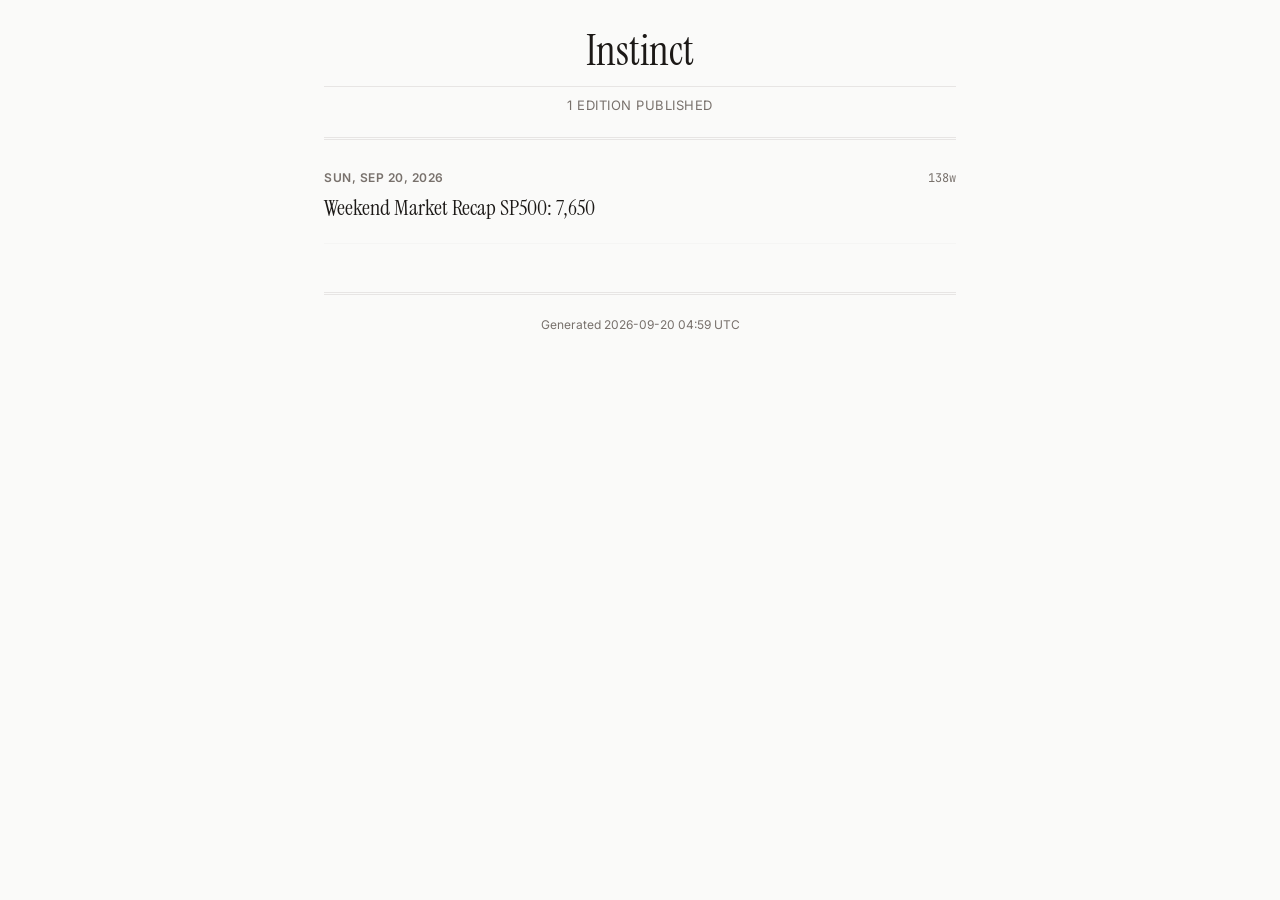
<file: index.html>
<!DOCTYPE html>
<html lang="en">
<head>
<meta charset="utf-8">
<meta name="viewport" content="width=device-width, initial-scale=1">
<title>Instinct | Briefing Archive</title>
<meta name="description" content="Archive of Instinct daily financial briefings.">
<link rel="preconnect" href="https://fonts.googleapis.com">
<link rel="preconnect" href="https://fonts.gstatic.com" crossorigin>
<link href="https://fonts.googleapis.com/css2?family=Instrument+Serif:ital@0;1&family=Inter:wght@400;500;600;700&family=JetBrains+Mono:wght@400;500&display=swap" rel="stylesheet">
<style>
:root {
  --bg:          #fafaf9;
  --bg-surface:  #ffffff;
  --border:      #e7e5e4;
  --border-light:#f5f5f4;
  --text:        #1c1917;
  --text-2:      #44403c;
  --text-3:      #78716c;
  --accent:      #b91c1c;
  --accent-hover:#991b1b;
  --accent-bg:   #fef2f2;
  --card-shadow: 0 1px 3px rgba(0,0,0,.04);
  --radius:      4px;
  --serif:       "Instrument Serif", "Georgia", "Times New Roman", serif;
  --sans:        "Inter", -apple-system, BlinkMacSystemFont, "Segoe UI", sans-serif;
  --mono:        "JetBrains Mono", "SF Mono", Menlo, monospace;
}

@media (prefers-color-scheme: dark) {
  :root {
    --bg:          #0c0a09;
    --bg-surface:  #1c1917;
    --border:      #292524;
    --border-light:#1c1917;
    --text:        #fafaf9;
    --text-2:      #d6d3d1;
    --text-3:      #a8a29e;
    --accent:      #fca5a5;
    --accent-hover:#fecaca;
    --accent-bg:   #451a1a;
    --card-shadow: none;
  }
}

*, *::before, *::after { box-sizing: border-box; margin: 0; }

body {
  font-family: var(--sans);
  font-size: 16px;
  line-height: 1.65;
  color: var(--text);
  background: var(--bg);
  -webkit-font-smoothing: antialiased;
}

.container {
  max-width: 680px;
  margin: 0 auto;
  padding: 0 24px;
}

a { color: var(--accent); text-decoration: none; }
a:hover { color: var(--accent-hover); text-decoration: underline; }

/* Header */
.header {
  border-bottom: 3px double var(--border);
  padding: 28px 0 20px;
  text-align: center;
}

.header-name {
  font-family: var(--serif);
  font-size: 42px;
  font-weight: 400;
  color: var(--text);
  line-height: 1.1;
}

.header-rule {
  border: none;
  border-top: 1px solid var(--border);
  margin: 12px 0 8px;
}

.header-sub {
  font-size: 13px;
  color: var(--text-3);
  text-transform: uppercase;
  letter-spacing: 0.5px;
}

/* Edition List */
.editions {
  padding: 8px 0 48px;
}

.edition-card {
  display: block;
  padding: 20px 0;
  border-bottom: 1px solid var(--border-light);
  text-decoration: none;
  color: inherit;
}

.edition-card:hover { text-decoration: none; }
.edition-card:first-child { padding-top: 20px; }

.edition-top {
  display: flex;
  align-items: baseline;
  justify-content: space-between;
  flex-wrap: wrap;
  gap: 8px;
}

.edition-date {
  font-size: 12px;
  font-weight: 600;
  color: var(--text-3);
  text-transform: uppercase;
  letter-spacing: 0.5px;
}

.edition-meta {
  font-size: 12px;
  color: var(--text-3);
  font-family: var(--mono);
}

.edition-headline {
  margin: 6px 0 0;
  font-family: var(--serif);
  font-size: 22px;
  font-weight: 400;
  color: var(--text);
  line-height: 1.3;
}

.edition-card:hover .edition-headline {
  color: var(--accent);
}

/* Empty state */
.empty {
  text-align: center;
  padding: 80px 20px;
  color: var(--text-3);
}

.empty p:first-child {
  font-family: var(--serif);
  font-size: 24px;
  color: var(--text-2);
  margin-bottom: 8px;
}

/* Footer */
.footer {
  border-top: 3px double var(--border);
  padding: 20px 0 48px;
  font-size: 12px;
  color: var(--text-3);
  text-align: center;
}
</style>
</head>
<body>

<div class="container">

  <header class="header">
    <div class="header-name">Instinct</div>
    <hr class="header-rule">
    <div class="header-sub">
      1 edition published
    </div>
  </header>

  <div class="editions">
    
      
      <a class="edition-card" href="briefings/2026-09-20/index.html">
        <div class="edition-top">
          <span class="edition-date">Sun, Sep 20, 2026</span>
          <div class="edition-meta">
            <span>138w</span>
          </div>
        </div>
        
        <div class="edition-headline">Weekend Market Recap

SP500: 7,650</div>
        
      </a>
      
    
  </div>

  <footer class="footer">
    Generated 2026-09-20 04:59 UTC
  </footer>

</div>

</body>
</html>
</file>
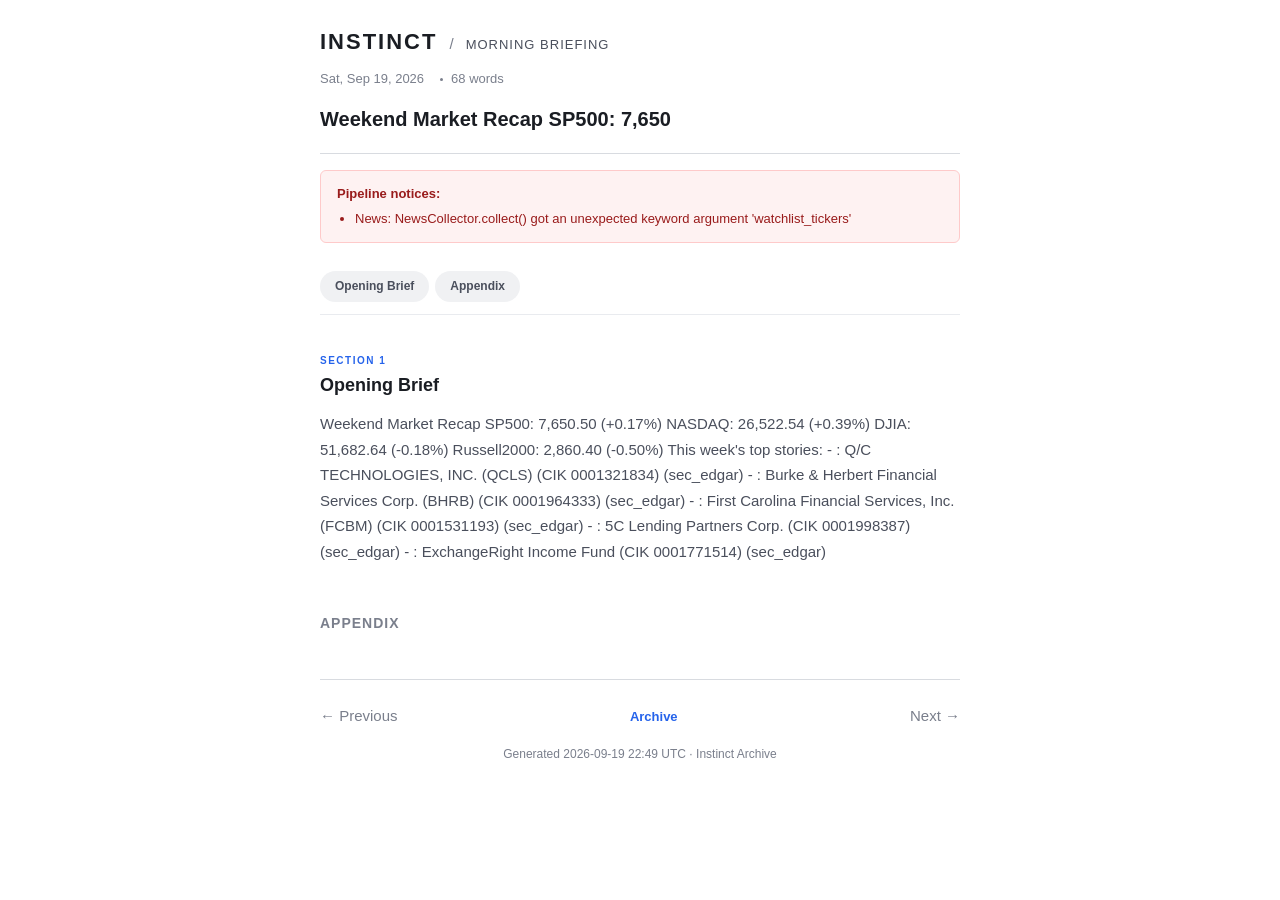
<file: briefings/2026-09-19/index.html>
<!DOCTYPE html>
<html lang="en">
<head>
<meta charset="utf-8">
<meta name="viewport" content="width=device-width, initial-scale=1">
<title>Instinct | Sat, Sep 19, 2026 | Weekend Market Recap

SP500: 7,650</title>
<meta name="description" content="Weekend Market Recap

SP500: 7,650 — Sat, Sep 19, 2026">
<style>
/* ================================================================
   INSTINCT — Morning Briefing  |  Mobile-first, dark/light
   ================================================================ */

:root {
  /* Light mode (default) */
  --bg:          #ffffff;
  --bg-surface:  #f6f7f9;
  --bg-card:     #ffffff;
  --bg-code:     #f0f1f3;
  --border:      #d8dbe0;
  --border-light:#e9ebef;
  --text:        #1a1d23;
  --text-2:      #4a4f5c;
  --text-3:      #7a7f8c;
  --accent:      #2563eb;
  --accent-hover:#1d4ed8;
  --accent-bg:   #eff4ff;
  --green:       #16a34a;
  --red:         #dc2626;
  --orange:      #ea580c;
  --pill-bg:     #f0f1f3;
  --pill-active: #2563eb;
  --pill-text:   #4a4f5c;
  --pill-active-text: #ffffff;
  --card-shadow: 0 1px 3px rgba(0,0,0,.06), 0 1px 2px rgba(0,0,0,.04);
  --radius:      6px;
  --radius-lg:   10px;
  --font:        -apple-system, BlinkMacSystemFont, "Segoe UI", Roboto, "Helvetica Neue", Arial, sans-serif;
  --font-mono:   "SF Mono", SFMono-Regular, Menlo, Consolas, monospace;
}

@media (prefers-color-scheme: dark) {
  :root {
    --bg:          #0f1117;
    --bg-surface:  #181a22;
    --bg-card:     #1e2029;
    --bg-code:     #252731;
    --border:      #2e3140;
    --border-light:#252731;
    --text:        #e8eaed;
    --text-2:      #a1a6b4;
    --text-3:      #6b7085;
    --accent:      #5b8def;
    --accent-hover:#7aa5ff;
    --accent-bg:   #1a2744;
    --green:       #4ade80;
    --red:         #f87171;
    --orange:      #fb923c;
    --pill-bg:     #252731;
    --pill-active: #5b8def;
    --pill-text:   #a1a6b4;
    --pill-active-text: #ffffff;
    --card-shadow: 0 1px 3px rgba(0,0,0,.3), 0 1px 2px rgba(0,0,0,.2);
  }
}

*, *::before, *::after { box-sizing: border-box; }

body {
  margin: 0;
  padding: 0;
  font-family: var(--font);
  font-size: 15px;
  line-height: 1.65;
  color: var(--text);
  background: var(--bg);
  -webkit-font-smoothing: antialiased;
  -moz-osx-font-smoothing: grayscale;
}

.container {
  max-width: 680px;
  margin: 0 auto;
  padding: 0 20px;
}

a { color: var(--accent); text-decoration: none; }
a:hover { color: var(--accent-hover); text-decoration: underline; }

/* ---- HEADER ---- */

.header {
  border-bottom: 1px solid var(--border);
  padding: 24px 0 20px;
}

.header-brand {
  display: flex;
  align-items: baseline;
  gap: 12px;
  flex-wrap: wrap;
}

.header-logo {
  font-size: 22px;
  font-weight: 800;
  letter-spacing: 2px;
  text-transform: uppercase;
  color: var(--text);
}

.header-sep {
  color: var(--text-3);
  font-weight: 300;
}

.header-type {
  font-size: 13px;
  font-weight: 500;
  color: var(--text-2);
  text-transform: uppercase;
  letter-spacing: 1px;
}

.header-meta {
  display: flex;
  gap: 16px;
  margin-top: 8px;
  font-size: 13px;
  color: var(--text-3);
  flex-wrap: wrap;
}

.header-meta span::before {
  content: "";
  display: inline-block;
  width: 3px;
  height: 3px;
  border-radius: 50%;
  background: var(--text-3);
  vertical-align: middle;
  margin-right: 8px;
}

.header-meta span:first-child::before { display: none; }

.headline {
  margin: 16px 0 0;
  font-size: 20px;
  font-weight: 700;
  line-height: 1.35;
  color: var(--text);
}

/* ---- NAV PILLS ---- */

.nav-pills {
  display: flex;
  gap: 6px;
  padding: 12px 0;
  overflow-x: auto;
  -webkit-overflow-scrolling: touch;
  scrollbar-width: none;
  border-bottom: 1px solid var(--border-light);
  margin-bottom: 4px;
}

.nav-pills::-webkit-scrollbar { display: none; }

.nav-pill {
  display: inline-block;
  padding: 5px 14px;
  border-radius: 20px;
  background: var(--pill-bg);
  color: var(--pill-text);
  font-size: 12px;
  font-weight: 600;
  white-space: nowrap;
  cursor: pointer;
  transition: all .15s;
  text-decoration: none;
  border: 1px solid transparent;
}

.nav-pill:hover {
  background: var(--accent-bg);
  color: var(--accent);
  text-decoration: none;
  border-color: var(--accent);
}

.nav-pill.active {
  background: var(--pill-active);
  color: var(--pill-active-text);
}

/* ---- SECTIONS ---- */

.section {
  padding: 28px 0 24px;
  border-bottom: 1px solid var(--border-light);
}

.section:last-of-type { border-bottom: none; }

.section-label {
  display: inline-block;
  font-size: 10px;
  font-weight: 700;
  letter-spacing: 1.5px;
  text-transform: uppercase;
  color: var(--accent);
  margin-bottom: 4px;
}

.section-title {
  font-size: 18px;
  font-weight: 700;
  margin: 0 0 14px;
  line-height: 1.3;
  color: var(--text);
}

.section-body {
  color: var(--text-2);
  line-height: 1.7;
}

.section-body p { margin: 0 0 12px; }
.section-body p:last-child { margin-bottom: 0; }
.section-body ul, .section-body ol { padding-left: 20px; margin: 0 0 12px; }
.section-body li { margin-bottom: 6px; }
.section-body strong { color: var(--text); font-weight: 600; }

/* ---- DEAL CARD ---- */

.deal-card {
  background: var(--bg-card);
  border: 1px solid var(--border);
  border-radius: var(--radius-lg);
  padding: 20px;
  margin: 16px 0;
  box-shadow: var(--card-shadow);
}

.deal-card-header {
  display: flex;
  align-items: baseline;
  justify-content: space-between;
  flex-wrap: wrap;
  gap: 8px;
  margin-bottom: 14px;
}

.deal-card-title {
  font-size: 16px;
  font-weight: 700;
  color: var(--text);
}

.deal-card-type {
  font-size: 11px;
  font-weight: 600;
  text-transform: uppercase;
  letter-spacing: 0.5px;
  padding: 2px 8px;
  border-radius: 4px;
  background: var(--accent-bg);
  color: var(--accent);
}

.deal-metrics {
  display: grid;
  grid-template-columns: repeat(auto-fill, minmax(140px, 1fr));
  gap: 12px;
  margin-bottom: 14px;
}

.deal-metric {
  background: var(--bg-surface);
  border-radius: var(--radius);
  padding: 10px 12px;
}

.deal-metric-label {
  font-size: 10px;
  font-weight: 600;
  text-transform: uppercase;
  letter-spacing: 0.8px;
  color: var(--text-3);
  margin-bottom: 2px;
}

.deal-metric-value {
  font-size: 16px;
  font-weight: 700;
  color: var(--text);
  font-family: var(--font-mono);
}

.deal-detail {
  font-size: 13px;
  color: var(--text-2);
  margin: 4px 0;
}

.deal-detail-label {
  font-weight: 600;
  color: var(--text-3);
  text-transform: uppercase;
  font-size: 10px;
  letter-spacing: 0.5px;
}

/* ---- MARKET FIGURES ---- */

.market-grid {
  display: grid;
  grid-template-columns: repeat(auto-fill, minmax(120px, 1fr));
  gap: 10px;
  margin: 14px 0;
}

.market-item {
  background: var(--bg-surface);
  border-radius: var(--radius);
  padding: 10px;
  text-align: center;
}

.market-item-label {
  font-size: 10px;
  font-weight: 600;
  text-transform: uppercase;
  letter-spacing: 0.5px;
  color: var(--text-3);
}

.market-item-value {
  font-size: 15px;
  font-weight: 700;
  font-family: var(--font-mono);
  color: var(--text);
  margin-top: 2px;
}

.market-item-change {
  font-size: 12px;
  font-family: var(--font-mono);
  font-weight: 600;
}

.chg-up { color: var(--green); }
.chg-down { color: var(--red); }
.chg-flat { color: var(--text-3); }

/* ---- INTERVIEW Q&A ---- */

.qa-item {
  background: var(--bg-surface);
  border-radius: var(--radius-lg);
  padding: 16px;
  margin: 12px 0;
  border: 1px solid var(--border-light);
}

.qa-question {
  font-weight: 600;
  color: var(--text);
  margin-bottom: 8px;
  cursor: pointer;
  display: flex;
  align-items: flex-start;
  gap: 8px;
}

.qa-question::before {
  content: "Q";
  display: inline-flex;
  align-items: center;
  justify-content: center;
  width: 22px;
  height: 22px;
  border-radius: 4px;
  background: var(--accent);
  color: #fff;
  font-size: 11px;
  font-weight: 700;
  flex-shrink: 0;
  margin-top: 1px;
}

.qa-reveal-btn {
  display: inline-block;
  padding: 6px 14px;
  border-radius: 4px;
  border: 1px solid var(--border);
  background: var(--bg);
  color: var(--text-2);
  font-size: 12px;
  font-weight: 600;
  cursor: pointer;
  transition: all .15s;
  margin-bottom: 8px;
}

.qa-reveal-btn:hover {
  border-color: var(--accent);
  color: var(--accent);
}

.qa-answer {
  display: none;
  padding: 12px 0 0 30px;
  color: var(--text-2);
  border-top: 1px solid var(--border-light);
  margin-top: 8px;
  padding-top: 12px;
}

.qa-answer.visible { display: block; }

.qa-answer::before {
  content: "A";
  display: inline-flex;
  align-items: center;
  justify-content: center;
  width: 22px;
  height: 22px;
  border-radius: 4px;
  background: var(--green);
  color: #fff;
  font-size: 11px;
  font-weight: 700;
  float: left;
  margin-left: -30px;
  margin-top: 0;
}

/* ---- APPENDIX ---- */

.appendix { padding: 24px 0; }

.appendix-title {
  font-size: 14px;
  font-weight: 700;
  text-transform: uppercase;
  letter-spacing: 1px;
  color: var(--text-3);
  margin-bottom: 12px;
}

details.appendix-section {
  border: 1px solid var(--border-light);
  border-radius: var(--radius);
  margin-bottom: 8px;
  overflow: hidden;
}

details.appendix-section summary {
  padding: 12px 16px;
  font-size: 13px;
  font-weight: 600;
  color: var(--text-2);
  cursor: pointer;
  background: var(--bg-surface);
  list-style: none;
  display: flex;
  align-items: center;
  justify-content: space-between;
}

details.appendix-section summary::-webkit-details-marker { display: none; }

details.appendix-section summary::after {
  content: "+";
  font-size: 16px;
  font-weight: 400;
  color: var(--text-3);
  transition: transform .2s;
}

details.appendix-section[open] summary::after {
  content: "\2212";
}

details.appendix-section .appendix-content {
  padding: 14px 16px;
  font-size: 13px;
  color: var(--text-2);
  line-height: 1.6;
}

/* Appendix tables */
.appendix-table {
  width: 100%;
  border-collapse: collapse;
  font-size: 13px;
  font-family: var(--font-mono);
}

.appendix-table th, .appendix-table td {
  padding: 6px 10px;
  text-align: left;
  border-bottom: 1px solid var(--border-light);
}

.appendix-table th {
  font-size: 10px;
  font-weight: 700;
  text-transform: uppercase;
  letter-spacing: 0.5px;
  color: var(--text-3);
  background: var(--bg-surface);
}

.appendix-table td { color: var(--text-2); }

.appendix-list { padding-left: 18px; margin: 0; }
.appendix-list li { margin-bottom: 6px; }
.appendix-list a { word-break: break-all; }

/* ---- FOOTER ---- */

.footer {
  border-top: 1px solid var(--border);
  padding: 24px 0 40px;
  margin-top: 8px;
}

.footer-nav {
  display: flex;
  justify-content: space-between;
  align-items: center;
  margin-bottom: 16px;
  gap: 12px;
}

.footer-nav a {
  font-size: 13px;
  font-weight: 600;
}

.footer-nav .disabled {
  color: var(--text-3);
  pointer-events: none;
}

.footer-meta {
  font-size: 12px;
  color: var(--text-3);
  text-align: center;
}

.footer-meta a { color: var(--text-3); }
.footer-meta a:hover { color: var(--accent); }

/* ---- ERROR BANNER ---- */

.error-banner {
  background: #fef2f2;
  border: 1px solid #fecaca;
  border-radius: var(--radius);
  padding: 12px 16px;
  margin: 16px 0;
  font-size: 13px;
  color: #991b1b;
}

@media (prefers-color-scheme: dark) {
  .error-banner {
    background: #2d1616;
    border-color: #5c2020;
    color: #fca5a5;
  }
}

/* ---- UTILITIES ---- */
.sr-only {
  position: absolute;
  width: 1px;
  height: 1px;
  padding: 0;
  margin: -1px;
  overflow: hidden;
  clip: rect(0,0,0,0);
  border: 0;
}

.text-mono { font-family: var(--font-mono); }
.text-muted { color: var(--text-3); }
.text-sm { font-size: 13px; }
.mt-0 { margin-top: 0; }
.mb-0 { margin-bottom: 0; }
</style>
</head>
<body>

<div class="container">

  <!-- ============================================================
       HEADER
       ============================================================ -->
  <header class="header">
    <div class="header-brand">
      <span class="header-logo">Instinct</span>
      <span class="header-sep">/</span>
      <span class="header-type">Morning Briefing</span>
    </div>
    <div class="header-meta">
      <span>Sat, Sep 19, 2026</span>
      <span>68 words</span>
    </div>
    
    <h1 class="headline">Weekend Market Recap

SP500: 7,650</h1>
    
  </header>

  <!-- ============================================================
       PIPELINE ERRORS
       ============================================================ -->
  
  <div class="error-banner">
    <strong>Pipeline notices:</strong>
    <ul style="margin:4px 0 0;padding-left:18px;">
      
      <li>News: NewsCollector.collect() got an unexpected keyword argument &#39;watchlist_tickers&#39;</li>
      
    </ul>
  </div>
  

  <!-- ============================================================
       NAV PILLS
       ============================================================ -->
  <nav class="nav-pills" id="nav-pills">
    
      
    <a class="nav-pill" href="#section-opening_brief">Opening Brief</a>
      
    
      
    
      
    
      
    
      
    
      
    
      
    
    <a class="nav-pill" href="#appendix">Appendix</a>
  </nav>

  <!-- ============================================================
       SECTIONS
       ============================================================ -->

  
  
  <section class="section" id="section-opening_brief">
    <div class="section-label">Section 1</div>
    <h2 class="section-title">Opening Brief</h2>
    <div class="section-body">Weekend Market Recap

SP500: 7,650.50 (+0.17%)
NASDAQ: 26,522.54 (+0.39%)
DJIA: 51,682.64 (-0.18%)
Russell2000: 2,860.40 (-0.50%)

This week's top stories:
  - : Q/C TECHNOLOGIES, INC.  (QCLS)  (CIK 0001321834) (sec_edgar)
  - : Burke & Herbert Financial Services Corp.  (BHRB)  (CIK 0001964333) (sec_edgar)
  - : First Carolina Financial Services, Inc.  (FCBM)  (CIK 0001531193) (sec_edgar)
  - : 5C Lending Partners Corp.  (CIK 0001998387) (sec_edgar)
  - : ExchangeRight Income Fund  (CIK 0001771514) (sec_edgar)</div>
  </section>
  

  
  

  
  

  
  

  
  

  
  

  
  

  <!-- ============================================================
       APPENDIX
       ============================================================ -->
  <div class="appendix" id="appendix">
    <div class="appendix-title">Appendix</div>

    
    

    
    

    
    

    
    

    
    
  </div>

  <!-- ============================================================
       FOOTER
       ============================================================ -->
  <footer class="footer">
    <div class="footer-nav">
      
        <span class="disabled">&larr; Previous</span>
      

      <a href="https://arnavpalawat.github.io/instinct/index.html">Archive</a>

      
        <span class="disabled">Next &rarr;</span>
      
    </div>
    <div class="footer-meta">
      Generated 2026-09-19 22:49 UTC
      &middot;
      <a href="https://arnavpalawat.github.io/instinct/index.html">Instinct Archive</a>
    </div>
  </footer>

</div><!-- /.container -->

<!-- ================================================================
     INLINE JAVASCRIPT
     ================================================================ -->
<script>
(function() {
  "use strict";

  /* --- Smooth scroll for nav pills --- */
  var pills = document.querySelectorAll(".nav-pill");
  pills.forEach(function(pill) {
    pill.addEventListener("click", function(e) {
      var href = this.getAttribute("href");
      if (href && href.charAt(0) === "#") {
        e.preventDefault();
        var target = document.querySelector(href);
        if (target) {
          target.scrollIntoView({ behavior: "smooth", block: "start" });
          /* Update active state */
          pills.forEach(function(p) { p.classList.remove("active"); });
          this.classList.add("active");
        }
      }
    });
  });

  /* --- Active pill on scroll --- */
  var sections = document.querySelectorAll(".section, .appendix");
  function updateActivePill() {
    var scrollPos = window.scrollY + 120;
    sections.forEach(function(sec) {
      var id = sec.getAttribute("id");
      if (!id) return;
      var pill = document.querySelector('.nav-pill[href="#' + id + '"]');
      if (!pill) return;
      if (sec.offsetTop <= scrollPos && sec.offsetTop + sec.offsetHeight > scrollPos) {
        pills.forEach(function(p) { p.classList.remove("active"); });
        pill.classList.add("active");
      }
    });
  }
  var scrollTimer;
  window.addEventListener("scroll", function() {
    clearTimeout(scrollTimer);
    scrollTimer = setTimeout(updateActivePill, 50);
  });

  /* --- Interview Q&A reveal --- */
  document.querySelectorAll(".qa-reveal-btn").forEach(function(btn) {
    btn.addEventListener("click", function() {
      var answer = this.nextElementSibling;
      if (answer && answer.classList.contains("qa-answer")) {
        answer.classList.toggle("visible");
        this.textContent = answer.classList.contains("visible") ? "Hide Answer" : "Reveal Answer";
      }
    });
  });

})();
</script>
</body>
</html>
</file>
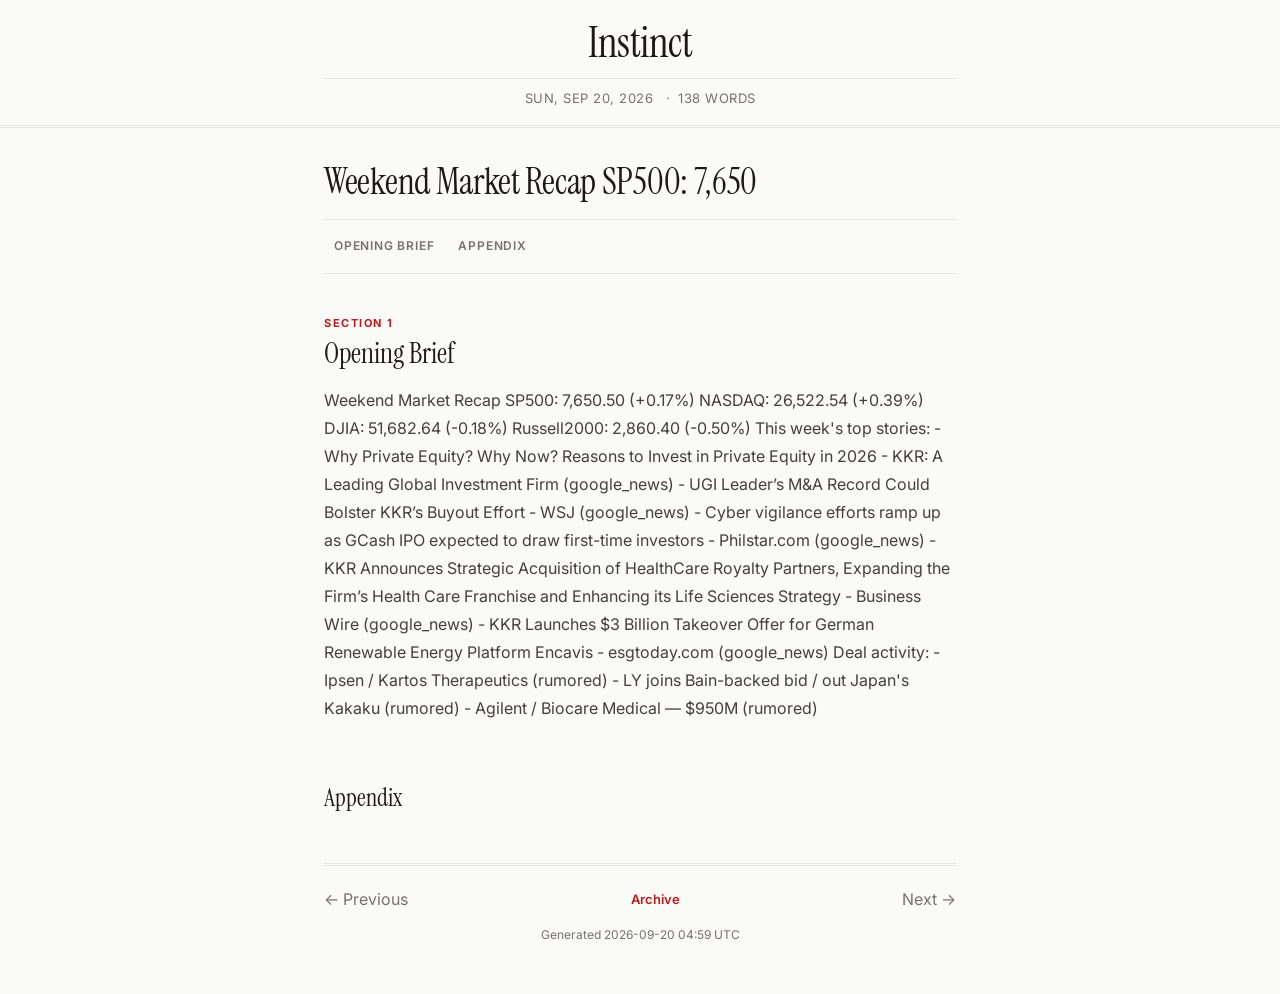
<file: briefings/2026-09-20/index.html>
<!DOCTYPE html>
<html lang="en">
<head>
<meta charset="utf-8">
<meta name="viewport" content="width=device-width, initial-scale=1">
<title>Instinct | Sun, Sep 20, 2026 | Weekend Market Recap

SP500: 7,650</title>
<meta name="description" content="Weekend Market Recap

SP500: 7,650 — Sun, Sep 20, 2026">
<link rel="preconnect" href="https://fonts.googleapis.com">
<link rel="preconnect" href="https://fonts.gstatic.com" crossorigin>
<link href="https://fonts.googleapis.com/css2?family=Instrument+Serif:ital@0;1&family=Inter:wght@400;500;600;700&family=JetBrains+Mono:wght@400;500&display=swap" rel="stylesheet">
<style>
:root {
  --bg:          #fafaf9;
  --bg-surface:  #ffffff;
  --bg-card:     #ffffff;
  --bg-code:     #f5f5f4;
  --border:      #e7e5e4;
  --border-light:#f5f5f4;
  --text:        #1c1917;
  --text-2:      #44403c;
  --text-3:      #78716c;
  --accent:      #b91c1c;
  --accent-hover:#991b1b;
  --accent-bg:   #fef2f2;
  --green:       #15803d;
  --red:         #b91c1c;
  --orange:      #c2410c;
  --card-shadow: 0 1px 3px rgba(0,0,0,.04);
  --radius:      4px;
  --radius-lg:   8px;
  --serif:       "Instrument Serif", "Georgia", "Times New Roman", serif;
  --sans:        "Inter", -apple-system, BlinkMacSystemFont, "Segoe UI", sans-serif;
  --mono:        "JetBrains Mono", "SF Mono", Menlo, monospace;
  --max-w:       680px;
}

@media (prefers-color-scheme: dark) {
  :root {
    --bg:          #0c0a09;
    --bg-surface:  #1c1917;
    --bg-card:     #1c1917;
    --bg-code:     #292524;
    --border:      #292524;
    --border-light:#1c1917;
    --text:        #fafaf9;
    --text-2:      #d6d3d1;
    --text-3:      #a8a29e;
    --accent:      #fca5a5;
    --accent-hover:#fecaca;
    --accent-bg:   #451a1a;
    --green:       #86efac;
    --red:         #fca5a5;
    --orange:      #fdba74;
    --card-shadow: none;
  }
}

*, *::before, *::after { box-sizing: border-box; margin: 0; }

body {
  font-family: var(--sans);
  font-size: 16px;
  line-height: 1.7;
  color: var(--text);
  background: var(--bg);
  -webkit-font-smoothing: antialiased;
}

/* ---- MASTHEAD ---- */
.masthead {
  border-bottom: 3px double var(--border);
  padding: 20px 0 16px;
  text-align: center;
}
.masthead-inner {
  max-width: var(--max-w);
  margin: 0 auto;
  padding: 0 24px;
}
.masthead-name {
  font-family: var(--serif);
  font-size: 42px;
  font-weight: 400;
  letter-spacing: -0.5px;
  color: var(--text);
  line-height: 1.1;
}
.masthead-rule {
  width: 100%;
  border: none;
  border-top: 1px solid var(--border);
  margin: 12px 0 8px;
}
.masthead-meta {
  font-size: 13px;
  color: var(--text-3);
  letter-spacing: 0.5px;
  text-transform: uppercase;
}
.masthead-meta span + span::before {
  content: "\00b7";
  margin: 0 8px;
}

/* ---- ARTICLE CONTAINER ---- */
.article {
  max-width: var(--max-w);
  margin: 0 auto;
  padding: 0 24px;
}

/* ---- HEADLINE ---- */
.article-headline {
  font-family: var(--serif);
  font-size: 36px;
  font-weight: 400;
  line-height: 1.2;
  color: var(--text);
  margin: 32px 0 16px;
  letter-spacing: -0.3px;
}

.article-deck {
  font-size: 18px;
  line-height: 1.5;
  color: var(--text-2);
  margin-bottom: 24px;
  font-style: italic;
}

/* ---- ERROR BANNER ---- */
.error-banner {
  background: var(--accent-bg);
  border-left: 3px solid var(--accent);
  padding: 12px 16px;
  margin: 16px 0 24px;
  font-size: 13px;
  color: var(--text-2);
}
.error-banner strong { color: var(--accent); }
.error-banner ul { margin: 4px 0 0; padding-left: 18px; }

/* ---- NAV (table of contents) ---- */
.toc {
  border-top: 1px solid var(--border);
  border-bottom: 1px solid var(--border);
  padding: 12px 0;
  margin-bottom: 8px;
  display: flex;
  gap: 4px;
  flex-wrap: wrap;
  overflow-x: auto;
}
.toc a {
  font-size: 12px;
  font-weight: 600;
  text-transform: uppercase;
  letter-spacing: 0.8px;
  color: var(--text-3);
  text-decoration: none;
  padding: 4px 10px;
  border-radius: var(--radius);
  transition: all .15s;
  white-space: nowrap;
}
.toc a:hover, .toc a.active {
  color: var(--accent);
  background: var(--accent-bg);
}

/* ---- SECTIONS ---- */
.section {
  padding: 32px 0 28px;
  border-bottom: 1px solid var(--border);
}
.section:last-of-type { border-bottom: none; }

.section-kicker {
  font-size: 11px;
  font-weight: 700;
  letter-spacing: 1.5px;
  text-transform: uppercase;
  color: var(--accent);
  margin-bottom: 4px;
}
.section-title {
  font-family: var(--serif);
  font-size: 28px;
  font-weight: 400;
  line-height: 1.2;
  color: var(--text);
  margin-bottom: 16px;
}
.section-body {
  color: var(--text-2);
  font-size: 16px;
  line-height: 1.75;
}
.section-body p { margin: 0 0 14px; }
.section-body p:last-child { margin-bottom: 0; }
.section-body ul, .section-body ol { padding-left: 20px; margin: 0 0 14px; }
.section-body li { margin-bottom: 6px; }
.section-body strong { color: var(--text); font-weight: 600; }
.section-body blockquote {
  border-left: 3px solid var(--accent);
  padding-left: 16px;
  margin: 16px 0;
  font-style: italic;
  color: var(--text-3);
}

/* ---- MARKET GRID ---- */
.market-grid {
  display: grid;
  grid-template-columns: repeat(auto-fill, minmax(130px, 1fr));
  gap: 1px;
  background: var(--border);
  border: 1px solid var(--border);
  border-radius: var(--radius);
  margin: 20px 0;
  overflow: hidden;
}
.market-cell {
  background: var(--bg-surface);
  padding: 12px;
  text-align: center;
}
.market-cell-label {
  font-size: 10px;
  font-weight: 600;
  text-transform: uppercase;
  letter-spacing: 0.8px;
  color: var(--text-3);
}
.market-cell-value {
  font-size: 16px;
  font-weight: 700;
  font-family: var(--mono);
  color: var(--text);
  margin: 2px 0;
}
.market-cell-change {
  font-size: 12px;
  font-family: var(--mono);
  font-weight: 600;
}
.chg-up { color: var(--green); }
.chg-down { color: var(--red); }
.chg-flat { color: var(--text-3); }

/* ---- DEAL CARD ---- */
.deal-card {
  background: var(--bg-surface);
  border: 1px solid var(--border);
  border-radius: var(--radius-lg);
  padding: 24px;
  margin: 20px 0;
  box-shadow: var(--card-shadow);
}
.deal-card-header {
  display: flex;
  align-items: baseline;
  justify-content: space-between;
  flex-wrap: wrap;
  gap: 8px;
  margin-bottom: 16px;
  padding-bottom: 16px;
  border-bottom: 1px solid var(--border);
}
.deal-card-title {
  font-family: var(--serif);
  font-size: 20px;
  font-weight: 400;
  color: var(--text);
}
.deal-card-type {
  font-size: 11px;
  font-weight: 700;
  text-transform: uppercase;
  letter-spacing: 0.5px;
  padding: 3px 10px;
  border-radius: var(--radius);
  background: var(--accent-bg);
  color: var(--accent);
}
.deal-metrics {
  display: grid;
  grid-template-columns: repeat(auto-fill, minmax(140px, 1fr));
  gap: 12px;
  margin-bottom: 16px;
}
.deal-metric {
  background: var(--bg-code);
  border-radius: var(--radius);
  padding: 12px;
}
.deal-metric-label {
  font-size: 10px;
  font-weight: 700;
  text-transform: uppercase;
  letter-spacing: 0.8px;
  color: var(--text-3);
  margin-bottom: 2px;
}
.deal-metric-value {
  font-size: 18px;
  font-weight: 700;
  color: var(--text);
  font-family: var(--mono);
}
.deal-detail {
  font-size: 14px;
  color: var(--text-2);
  margin: 6px 0;
}
.deal-detail-label {
  font-weight: 700;
  color: var(--text-3);
  text-transform: uppercase;
  font-size: 10px;
  letter-spacing: 0.5px;
}

/* ---- INTERVIEW Q&A ---- */
.qa-item {
  background: var(--bg-surface);
  border: 1px solid var(--border);
  border-radius: var(--radius-lg);
  padding: 20px;
  margin: 14px 0;
}
.qa-question {
  font-weight: 600;
  color: var(--text);
  margin-bottom: 10px;
  display: flex;
  align-items: flex-start;
  gap: 10px;
}
.qa-question::before {
  content: "Q";
  display: inline-flex;
  align-items: center;
  justify-content: center;
  min-width: 24px;
  height: 24px;
  border-radius: var(--radius);
  background: var(--accent);
  color: #fff;
  font-size: 12px;
  font-weight: 700;
  flex-shrink: 0;
}
.qa-reveal-btn {
  display: inline-block;
  padding: 6px 16px;
  border-radius: var(--radius);
  border: 1px solid var(--border);
  background: var(--bg);
  color: var(--text-3);
  font-size: 12px;
  font-weight: 600;
  cursor: pointer;
  transition: all .15s;
  margin-bottom: 8px;
}
.qa-reveal-btn:hover {
  border-color: var(--accent);
  color: var(--accent);
}
.qa-answer {
  display: none;
  padding: 14px 0 0 34px;
  color: var(--text-2);
  border-top: 1px solid var(--border);
  margin-top: 10px;
  padding-top: 14px;
  line-height: 1.7;
}
.qa-answer.visible { display: block; }
.qa-answer::before {
  content: "A";
  display: inline-flex;
  align-items: center;
  justify-content: center;
  min-width: 24px;
  height: 24px;
  border-radius: var(--radius);
  background: var(--green);
  color: #fff;
  font-size: 12px;
  font-weight: 700;
  float: left;
  margin-left: -34px;
}

/* ---- APPENDIX ---- */
.appendix {
  padding: 28px 0;
}
.appendix-title {
  font-family: var(--serif);
  font-size: 24px;
  font-weight: 400;
  margin-bottom: 16px;
  color: var(--text);
}
details.appendix-section {
  border: 1px solid var(--border);
  border-radius: var(--radius);
  margin-bottom: 8px;
  overflow: hidden;
}
details.appendix-section summary {
  padding: 14px 18px;
  font-size: 14px;
  font-weight: 600;
  color: var(--text-2);
  cursor: pointer;
  background: var(--bg-surface);
  list-style: none;
  display: flex;
  align-items: center;
  justify-content: space-between;
}
details.appendix-section summary::-webkit-details-marker { display: none; }
details.appendix-section summary::after {
  content: "+";
  font-size: 18px;
  font-weight: 400;
  color: var(--text-3);
}
details.appendix-section[open] summary::after { content: "\2212"; }
details.appendix-section .appendix-content {
  padding: 16px 18px;
  font-size: 14px;
  color: var(--text-2);
  line-height: 1.6;
}
.appendix-table {
  width: 100%;
  border-collapse: collapse;
  font-size: 13px;
  font-family: var(--mono);
}
.appendix-table th, .appendix-table td {
  padding: 8px 12px;
  text-align: left;
  border-bottom: 1px solid var(--border);
}
.appendix-table th {
  font-size: 10px;
  font-weight: 700;
  text-transform: uppercase;
  letter-spacing: 0.5px;
  color: var(--text-3);
  background: var(--bg-code);
}
.appendix-list { padding-left: 18px; margin: 0; }
.appendix-list li { margin-bottom: 8px; }
.appendix-list a { word-break: break-all; color: var(--accent); }

/* ---- FOOTER ---- */
.footer {
  max-width: var(--max-w);
  margin: 0 auto;
  padding: 0 24px;
}
.footer-inner {
  border-top: 3px double var(--border);
  padding: 20px 0 48px;
}
.footer-nav {
  display: flex;
  justify-content: space-between;
  align-items: center;
  margin-bottom: 12px;
}
.footer-nav a {
  font-size: 13px;
  font-weight: 600;
  color: var(--accent);
  text-decoration: none;
}
.footer-nav a:hover { text-decoration: underline; }
.footer-nav .disabled {
  color: var(--text-3);
  pointer-events: none;
}
.footer-meta {
  font-size: 12px;
  color: var(--text-3);
  text-align: center;
}

/* ---- UTILITIES ---- */
.sr-only {
  position: absolute;
  width: 1px;
  height: 1px;
  padding: 0;
  margin: -1px;
  overflow: hidden;
  clip: rect(0,0,0,0);
  border: 0;
}
.text-mono { font-family: var(--mono); }
</style>
</head>
<body>

<!-- MASTHEAD -->
<header class="masthead">
  <div class="masthead-inner">
    <div class="masthead-name">Instinct</div>
    <hr class="masthead-rule">
    <div class="masthead-meta">
      <span>Sun, Sep 20, 2026</span>
      <span>138 words</span>
    </div>
  </div>
</header>

<div class="article">

  <!-- HEADLINE -->
  
  <h1 class="article-headline">Weekend Market Recap

SP500: 7,650</h1>
  

  <!-- PIPELINE ERRORS -->
  

  <!-- TABLE OF CONTENTS -->
  <nav class="toc" id="toc">
    
      
    <a href="#section-opening_brief">Opening Brief</a>
      
    
      
    
      
    
      
    
      
    
      
    
      
    
    <a href="#appendix">Appendix</a>
  </nav>

  <!-- ============================================================
       SECTIONS
       ============================================================ -->

  
  
  <section class="section" id="section-opening_brief">
    <div class="section-kicker">Section 1</div>
    <h2 class="section-title">Opening Brief</h2>
    <div class="section-body">Weekend Market Recap

SP500: 7,650.50 (+0.17%)
NASDAQ: 26,522.54 (+0.39%)
DJIA: 51,682.64 (-0.18%)
Russell2000: 2,860.40 (-0.50%)

This week's top stories:
  - Why Private Equity? Why Now? Reasons to Invest in Private Equity in 2026 - KKR: A Leading Global Investment Firm (google_news)
  - UGI Leader’s M&A Record Could Bolster KKR’s Buyout Effort - WSJ (google_news)
  - Cyber vigilance efforts ramp up as GCash IPO expected to draw first-time investors - Philstar.com (google_news)
  - KKR Announces Strategic Acquisition of HealthCare Royalty Partners, Expanding the Firm’s Health Care Franchise and Enhancing its Life Sciences Strategy - Business Wire (google_news)
  - KKR Launches $3 Billion Takeover Offer for German Renewable Energy Platform Encavis - esgtoday.com (google_news)

Deal activity:
  - Ipsen / Kartos Therapeutics (rumored)
  - LY joins Bain-backed bid / out Japan's Kakaku (rumored)
  - Agilent / Biocare Medical — $950M (rumored)</div>
  </section>
  

  
  

  
  

  
  

  
  

  
  

  
  

  <!-- APPENDIX -->
  <div class="appendix" id="appendix">
    <h2 class="appendix-title">Appendix</h2>

    

    

    

    

    
  </div>

</div><!-- /.article -->

<!-- FOOTER -->
<footer class="footer">
  <div class="footer-inner">
    <div class="footer-nav">
      
        <span class="disabled">&larr; Previous</span>
      

      <a href="https://arnavpalawat.github.io/instinct/index.html">Archive</a>

      
        <span class="disabled">Next &rarr;</span>
      
    </div>
    <div class="footer-meta">
      Generated 2026-09-20 04:59 UTC
    </div>
  </div>
</footer>

<script>
(function() {
  "use strict";

  /* --- Smooth scroll for TOC --- */
  document.querySelectorAll(".toc a").forEach(function(link) {
    link.addEventListener("click", function(e) {
      var href = this.getAttribute("href");
      if (href && href.charAt(0) === "#") {
        e.preventDefault();
        var target = document.querySelector(href);
        if (target) {
          target.scrollIntoView({ behavior: "smooth", block: "start" });
          document.querySelectorAll(".toc a").forEach(function(l) { l.classList.remove("active"); });
          this.classList.add("active");
        }
      }
    });
  });

  /* --- Active TOC on scroll --- */
  var sections = document.querySelectorAll(".section, .appendix");
  var tocLinks = document.querySelectorAll(".toc a");
  var scrollTimer;
  window.addEventListener("scroll", function() {
    clearTimeout(scrollTimer);
    scrollTimer = setTimeout(function() {
      var scrollPos = window.scrollY + 120;
      sections.forEach(function(sec) {
        var id = sec.getAttribute("id");
        if (!id) return;
        var link = document.querySelector('.toc a[href="#' + id + '"]');
        if (!link) return;
        if (sec.offsetTop <= scrollPos && sec.offsetTop + sec.offsetHeight > scrollPos) {
          tocLinks.forEach(function(l) { l.classList.remove("active"); });
          link.classList.add("active");
        }
      });
    }, 50);
  });

  /* --- Interview Q&A reveal --- */
  document.querySelectorAll(".qa-reveal-btn").forEach(function(btn) {
    btn.addEventListener("click", function() {
      var answer = this.nextElementSibling;
      if (answer && answer.classList.contains("qa-answer")) {
        answer.classList.toggle("visible");
        this.textContent = answer.classList.contains("visible") ? "Hide Answer" : "Reveal Answer";
      }
    });
  });
})();
</script>
</body>
</html>
</file>
